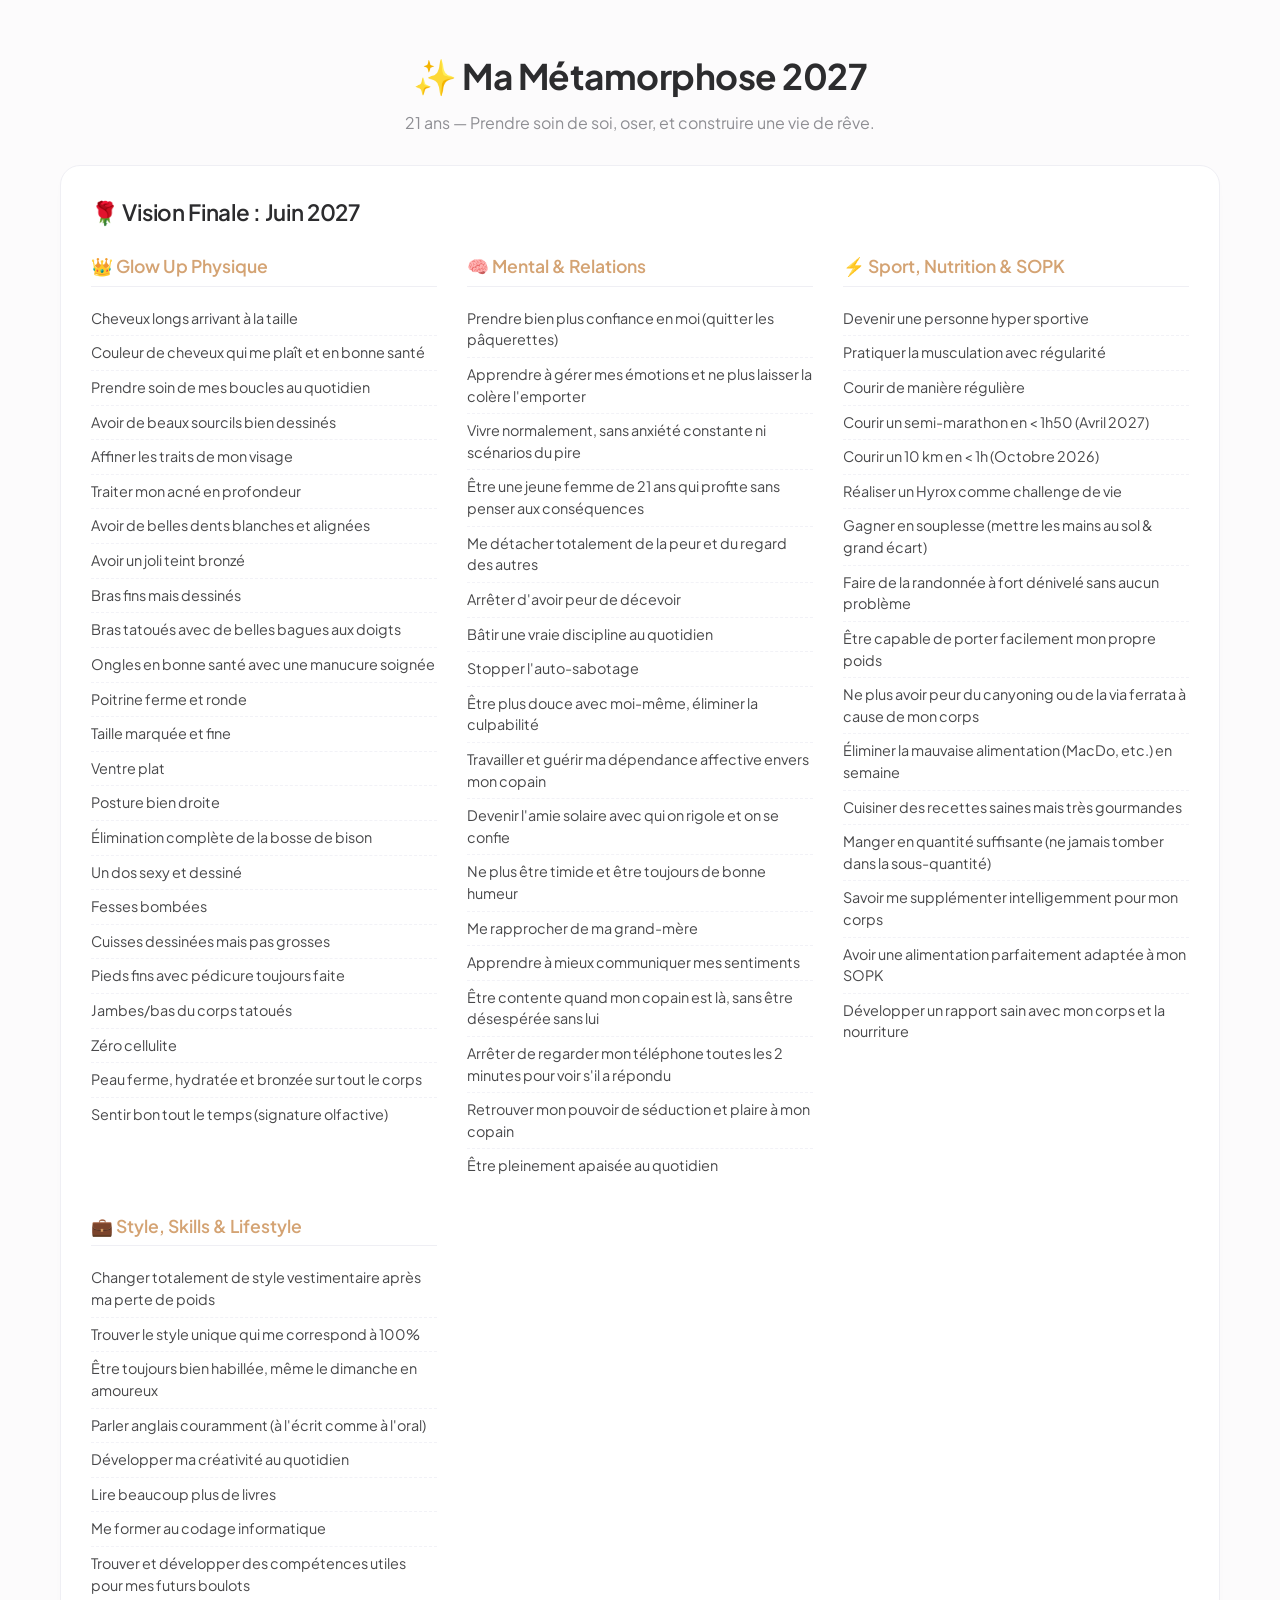
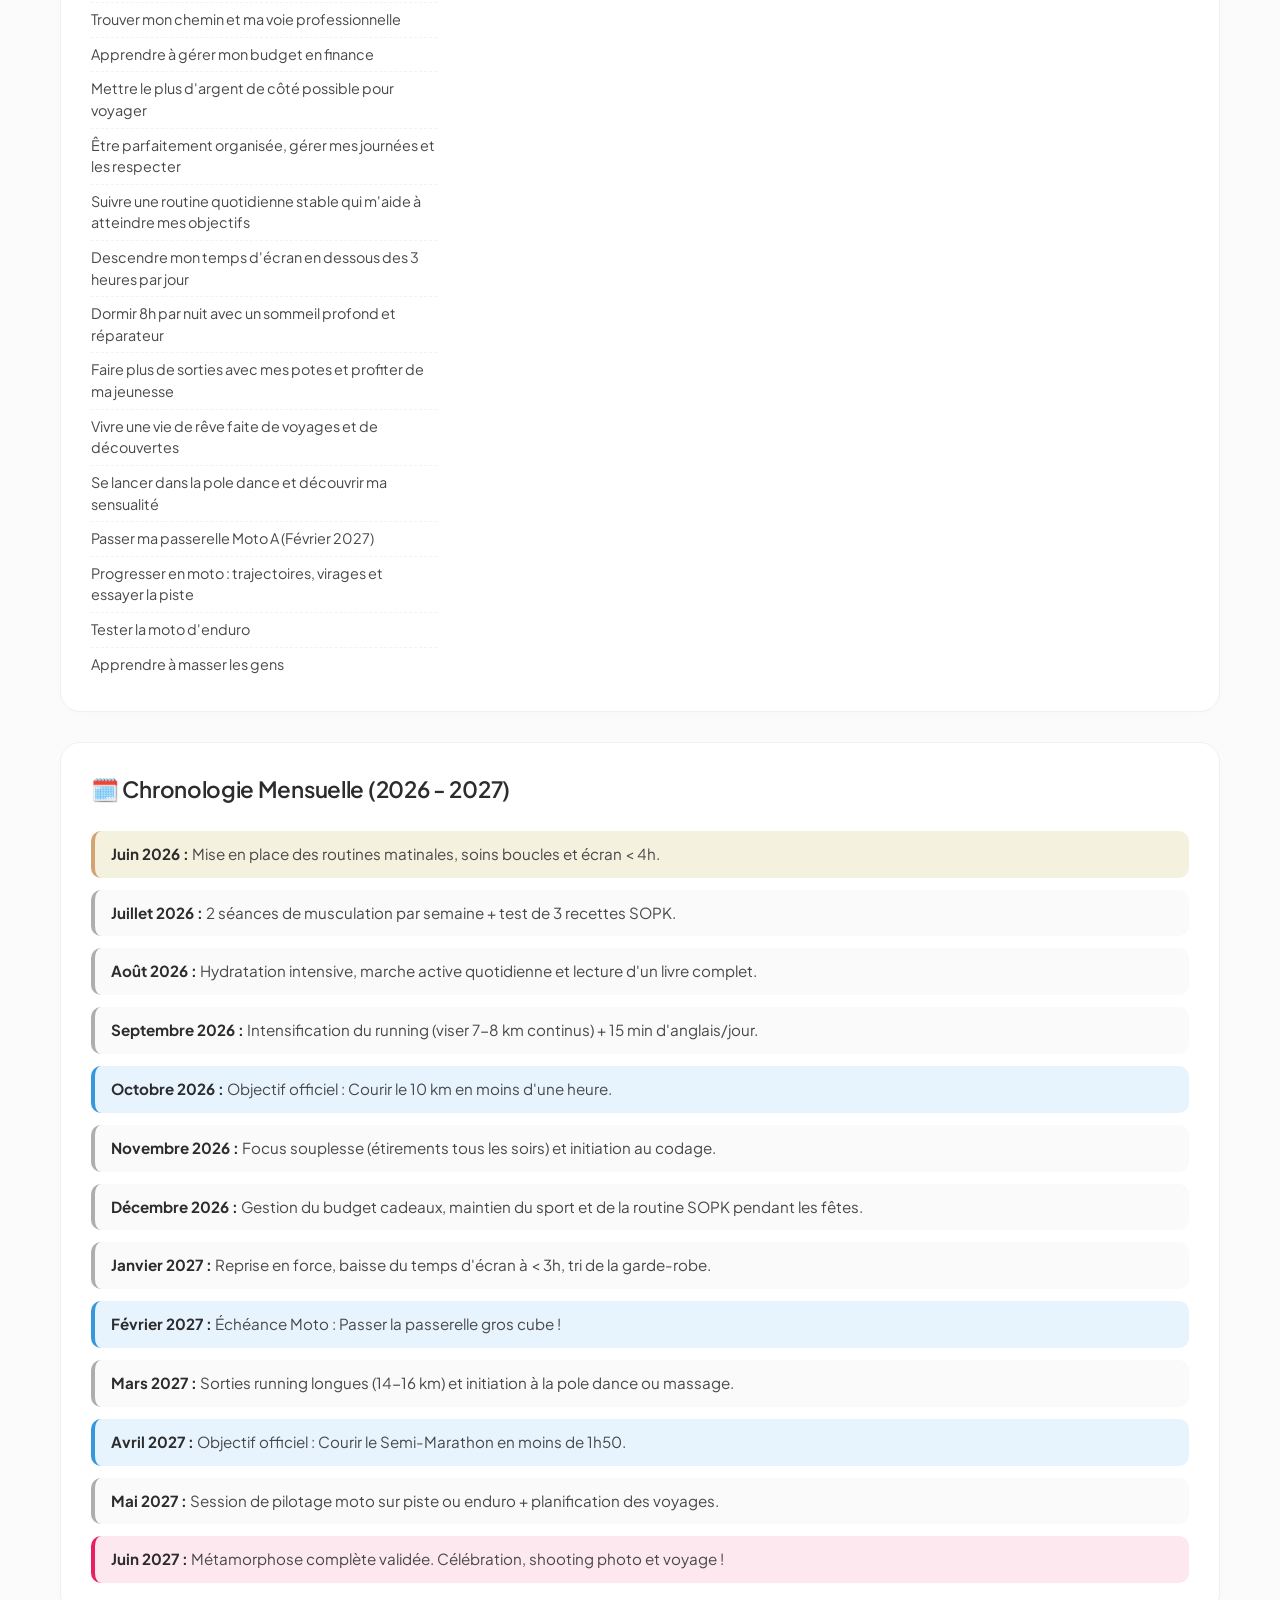
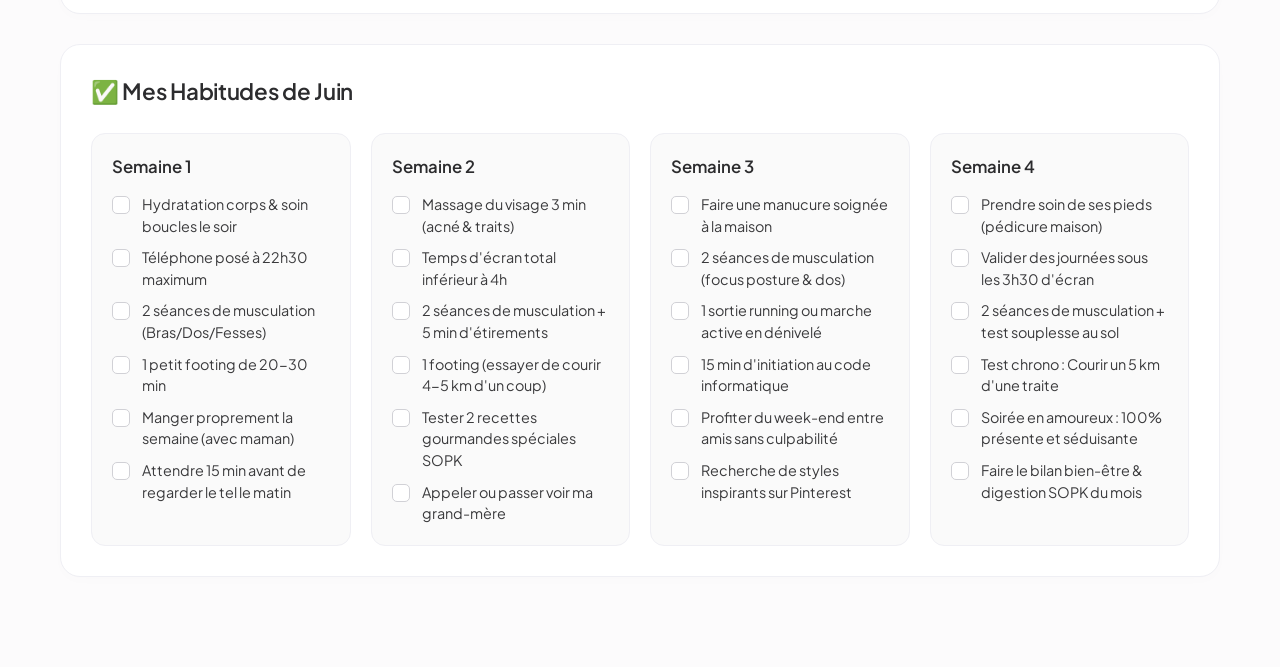
<file: index.html>
<!DOCTYPE html>
<html lang="fr">
<head>
    <meta charset="UTF-8">
    <meta name="viewport" content="width=device-width, initial-scale=1.0">
    <title>Mon Journal de Métamorphose</title>
    <link rel="stylesheet" href="style.css">
    <link href="https://fonts.googleapis.com/css2?family=Plus+Jakarta+Sans:wght@300;400;500;600;700&display=swap" rel="stylesheet">
</head>
<body>

    <header>
        <div class="header-container">
            <h1>✨ Ma Métamorphose 2027</h1>
            <p class="subtitle">21 ans — Prendre soin de soi, oser, et construire une vie de rêve.</p>
        </div>
    </header>

    <main class="container">
        
        <!-- SECTION 1 : LA VISION FINALE COMPLÈTE -->
        <section class="section-box">
            <h2 class="section-title">🌹 Vision Finale : Juin 2027</h2>
            
            <div class="vision-grid">
                <div class="vision-category">
                    <h3>👑 Glow Up Physique</h3>
                    <ul class="vision-list">
                        <li>Cheveux longs arrivant à la taille</li>
                        <li>Couleur de cheveux qui me plaît et en bonne santé</li>
                        <li>Prendre soin de mes boucles au quotidien</li>
                        <li>Avoir de beaux sourcils bien dessinés</li>
                        <li>Affiner les traits de mon visage</li>
                        <li>Traiter mon acné en profondeur</li>
                        <li>Avoir de belles dents blanches et alignées</li>
                        <li>Avoir un joli teint bronzé</li>
                        <li>Bras fins mais dessinés</li>
                        <li>Bras tatoués avec de belles bagues aux doigts</li>
                        <li>Ongles en bonne santé avec une manucure soignée</li>
                        <li>Poitrine ferme et ronde</li>
                        <li>Taille marquée et fine</li>
                        <li>Ventre plat</li>
                        <li>Posture bien droite</li>
                        <li>Élimination complète de la bosse de bison</li>
                        <li>Un dos sexy et dessiné</li>
                        <li>Fesses bombées</li>
                        <li>Cuisses dessinées mais pas grosses</li>
                        <li>Pieds fins avec pédicure toujours faite</li>
                        <li>Jambes/bas du corps tatoués</li>
                        <li>Zéro cellulite</li>
                        <li>Peau ferme, hydratée et bronzée sur tout le corps</li>
                        <li>Sentir bon tout le temps (signature olfactive)</li>
                    </ul>
                </div>

                <div class="vision-category">
                    <h3>🧠 Mental & Relations</h3>
                    <ul class="vision-list">
                        <li>Prendre bien plus confiance en moi (quitter les pâquerettes)</li>
                        <li>Apprendre à gérer mes émotions et ne plus laisser la colère l'emporter</li>
                        <li>Vivre normalement, sans anxiété constante ni scénarios du pire</li>
                        <li>Être une jeune femme de 21 ans qui profite sans penser aux conséquences</li>
                        <li>Me détacher totalement de la peur et du regard des autres</li>
                        <li>Arrêter d'avoir peur de décevoir</li>
                        <li>Bâtir une vraie discipline au quotidien</li>
                        <li>Stopper l'auto-sabotage</li>
                        <li>Être plus douce avec moi-même, éliminer la culpabilité</li>
                        <li>Travailler et guérir ma dépendance affective envers mon copain</li>
                        <li>Devenir l'amie solaire avec qui on rigole et on se confie</li>
                        <li>Ne plus être timide et être toujours de bonne humeur</li>
                        <li>Me rapprocher de ma grand-mère</li>
                        <li>Apprendre à mieux communiquer mes sentiments</li>
                        <li>Être contente quand mon copain est là, sans être désespérée sans lui</li>
                        <li>Arrêter de regarder mon téléphone toutes les 2 minutes pour voir s'il a répondu</li>
                        <li>Retrouver mon pouvoir de séduction et plaire à mon copain</li>
                        <li>Être pleinement apaisée au quotidien</li>
                    </ul>
                </div>

                <div class="vision-category">
                    <h3>⚡ Sport, Nutrition & SOPK</h3>
                    <ul class="vision-list">
                        <li>Devenir une personne hyper sportive</li>
                        <li>Pratiquer la musculation avec régularité</li>
                        <li>Courir de manière régulière</li>
                        <li>Courir un semi-marathon en < 1h50 (Avril 2027)</li>
                        <li>Courir un 10 km en < 1h (Octobre 2026)</li>
                        <li>Réaliser un Hyrox comme challenge de vie</li>
                        <li>Gagner en souplesse (mettre les mains au sol & grand écart)</li>
                        <li>Faire de la randonnée à fort dénivelé sans aucun problème</li>
                        <li>Être capable de porter facilement mon propre poids</li>
                        <li>Ne plus avoir peur du canyoning ou de la via ferrata à cause de mon corps</li>
                        <li>Éliminer la mauvaise alimentation (MacDo, etc.) en semaine</li>
                        <li>Cuisiner des recettes saines mais très gourmandes</li>
                        <li>Manger en quantité suffisante (ne jamais tomber dans la sous-quantité)</li>
                        <li>Savoir me supplémenter intelligemment pour mon corps</li>
                        <li>Avoir une alimentation parfaitement adaptée à mon SOPK</li>
                        <li>Développer un rapport sain avec mon corps et la nourriture</li>
                    </ul>
                </div>

                <div class="vision-category">
                    <h3>💼 Style, Skills & Lifestyle</h3>
                    <ul class="vision-list">
                        <li>Changer totalement de style vestimentaire après ma perte de poids</li>
                        <li>Trouver le style unique qui me correspond à 100%</li>
                        <li>Être toujours bien habillée, même le dimanche en amoureux</li>
                        <li>Parler anglais couramment (à l'écrit comme à l'oral)</li>
                        <li>Développer ma créativité au quotidien</li>
                        <li>Lire beaucoup plus de livres</li>
                        <li>Me former au codage informatique</li>
                        <li>Trouver et développer des compétences utiles pour mes futurs boulots</li>
                        <li>Trouver mon chemin et ma voie professionnelle</li>
                        <li>Apprendre à gérer mon budget en finance</li>
                        <li>Mettre le plus d'argent de côté possible pour voyager</li>
                        <li>Être parfaitement organisée, gérer mes journées et les respecter</li>
                        <li>Suivre une routine quotidienne stable qui m'aide à atteindre mes objectifs</li>
                        <li>Descendre mon temps d'écran en dessous des 3 heures par jour</li>
                        <li>Dormir 8h par nuit avec un sommeil profond et réparateur</li>
                        <li>Faire plus de sorties avec mes potes et profiter de ma jeunesse</li>
                        <li>Vivre une vie de rêve faite de voyages et de découvertes</li>
                        <li>Se lancer dans la pole dance et découvrir ma sensualité</li>
                        <li>Passer ma passerelle Moto A (Février 2027)</li>
                        <li>Progresser en moto : trajectoires, virages et essayer la piste</li>
                        <li>Tester la moto d'enduro</li>
                        <li>Apprendre à masser les gens</li>
                    </ul>
                </div>
            </div>
        </section>

        <!-- SECTION 2 : OBJECTIFS MENSUELS -->
        <section class="section-box">
            <h2 class="section-title">🗓️ Chronologie Mensuelle (2026 - 2027)</h2>
            <div class="months-timeline">
                <div class="month-item current"><strong>Juin 2026 :</strong> Mise en place des routines matinales, soins boucles et écran < 4h.</div>
                <div class="month-item"><strong>Juillet 2026 :</strong> 2 séances de musculation par semaine + test de 3 recettes SOPK.</div>
                <div class="month-item"><strong>Août 2026 :</strong> Hydratation intensive, marche active quotidienne et lecture d'un livre complet.</div>
                <div class="month-item"><strong>Septembre 2026 :</strong> Intensification du running (viser 7-8 km continus) + 15 min d'anglais/jour.</div>
                <div class="month-item target"><strong>Octobre 2026 :</strong> Objectif officiel : Courir le 10 km en moins d'une heure.</div>
                <div class="month-item"><strong>Novembre 2026 :</strong> Focus souplesse (étirements tous les soirs) et initiation au codage.</div>
                <div class="month-item"><strong>Décembre 2026 :</strong> Gestion du budget cadeaux, maintien du sport et de la routine SOPK pendant les fêtes.</div>
                <div class="month-item"><strong>Janvier 2027 :</strong> Reprise en force, baisse du temps d'écran à < 3h, tri de la garde-robe.</div>
                <div class="month-item target"><strong>Février 2027 :</strong> Échéance Moto : Passer la passerelle gros cube !</div>
                <div class="month-item"><strong>Mars 2027 :</strong> Sorties running longues (14-16 km) et initiation à la pole dance ou massage.</div>
                <div class="month-item target"><strong>Avril 2027 :</strong> Objectif officiel : Courir le Semi-Marathon en moins de 1h50.</div>
                <div class="month-item"><strong>Mai 2027 :</strong> Session de pilotage moto sur piste ou enduro + planification des voyages.</div>
                <div class="month-item final"><strong>Juin 2027 :</strong> Métamorphose complète validée. Célébration, shooting photo et voyage !</div>
            </div>
        </section>

        <!-- SECTION 3 : SUIVI DES HABITUDES SEMAINE PAR SEMAINE -->
        <section class="section-box">
            <h2 class="section-title">✅ Mes Habitudes de Juin</h2>
            
            <div class="weeks-grid">
                <!-- SEMAINE 1 -->
                <div class="week-card">
                    <div class="week-title">Semaine 1</div>
                    <div class="habit-list">
                        <label class="habit-checkbox"><input type="checkbox"><span>Hydratation corps & soin boucles le soir</span></label>
                        <label class="habit-checkbox"><input type="checkbox"><span>Téléphone posé à 22h30 maximum</span></label>
                        <label class="habit-checkbox"><input type="checkbox"><span>2 séances de musculation (Bras/Dos/Fesses)</span></label>
                        <label class="habit-checkbox"><input type="checkbox"><span>1 petit footing de 20-30 min</span></label>
                        <label class="habit-checkbox"><input type="checkbox"><span>Manger proprement la semaine (avec maman)</span></label>
                        <label class="habit-checkbox"><input type="checkbox"><span>Attendre 15 min avant de regarder le tel le matin</span></label>
                    </div>
                </div>

                <!-- SEMAINE 2 -->
                <div class="week-card">
                    <div class="week-title">Semaine 2</div>
                    <div class="habit-list">
                        <label class="habit-checkbox"><input type="checkbox"><span>Massage du visage 3 min (acné & traits)</span></label>
                        <label class="habit-checkbox"><input type="checkbox"><span>Temps d'écran total inférieur à 4h</span></label>
                        <label class="habit-checkbox"><input type="checkbox"><span>2 séances de musculation + 5 min d'étirements</span></label>
                        <label class="habit-checkbox"><input type="checkbox"><span>1 footing (essayer de courir 4-5 km d'un coup)</span></label>
                        <label class="habit-checkbox"><input type="checkbox"><span>Tester 2 recettes gourmandes spéciales SOPK</span></label>
                        <label class="habit-checkbox"><input type="checkbox"><span>Appeler ou passer voir ma grand-mère</span></label>
                    </div>
                </div>

                <!-- SEMAINE 3 -->
                <div class="week-card">
                    <div class="week-title">Semaine 3</div>
                    <div class="habit-list">
                        <label class="habit-checkbox"><input type="checkbox"><span>Faire une manucure soignée à la maison</span></label>
                        <label class="habit-checkbox"><input type="checkbox"><span>2 séances de musculation (focus posture & dos)</span></label>
                        <label class="habit-checkbox"><input type="checkbox"><span>1 sortie running ou marche active en dénivelé</span></label>
                        <label class="habit-checkbox"><input type="checkbox"><span>15 min d'initiation au code informatique</span></label>
                        <label class="habit-checkbox"><input type="checkbox"><span>Profiter du week-end entre amis sans culpabilité</span></label>
                        <label class="habit-checkbox"><input type="checkbox"><span>Recherche de styles inspirants sur Pinterest</span></label>
                    </div>
                </div>

                <!-- SEMAINE 4 -->
                <div class="week-card">
                    <div class="week-title">Semaine 4</div>
                    <div class="habit-list">
                        <label class="habit-checkbox"><input type="checkbox"><span>Prendre soin de ses pieds (pédicure maison)</span></label>
                        <label class="habit-checkbox"><input type="checkbox"><span>Valider des journées sous les 3h30 d'écran</span></label>
                        <label class="habit-checkbox"><input type="checkbox"><span>2 séances de musculation + test souplesse au sol</span></label>
                        <label class="habit-checkbox"><input type="checkbox"><span>Test chrono : Courir un 5 km d'une traite</span></label>
                        <label class="habit-checkbox"><input type="checkbox"><span>Soirée en amoureux : 100% présente et séduisante</span></label>
                        <label class="habit-checkbox"><input type="checkbox"><span>Faire le bilan bien-être & digestion SOPK du mois</span></label>
                    </div>
                </div>
            </div>
        </section>

    </main>

    <script src="script.js"></script>
</body>
</html>
</file>
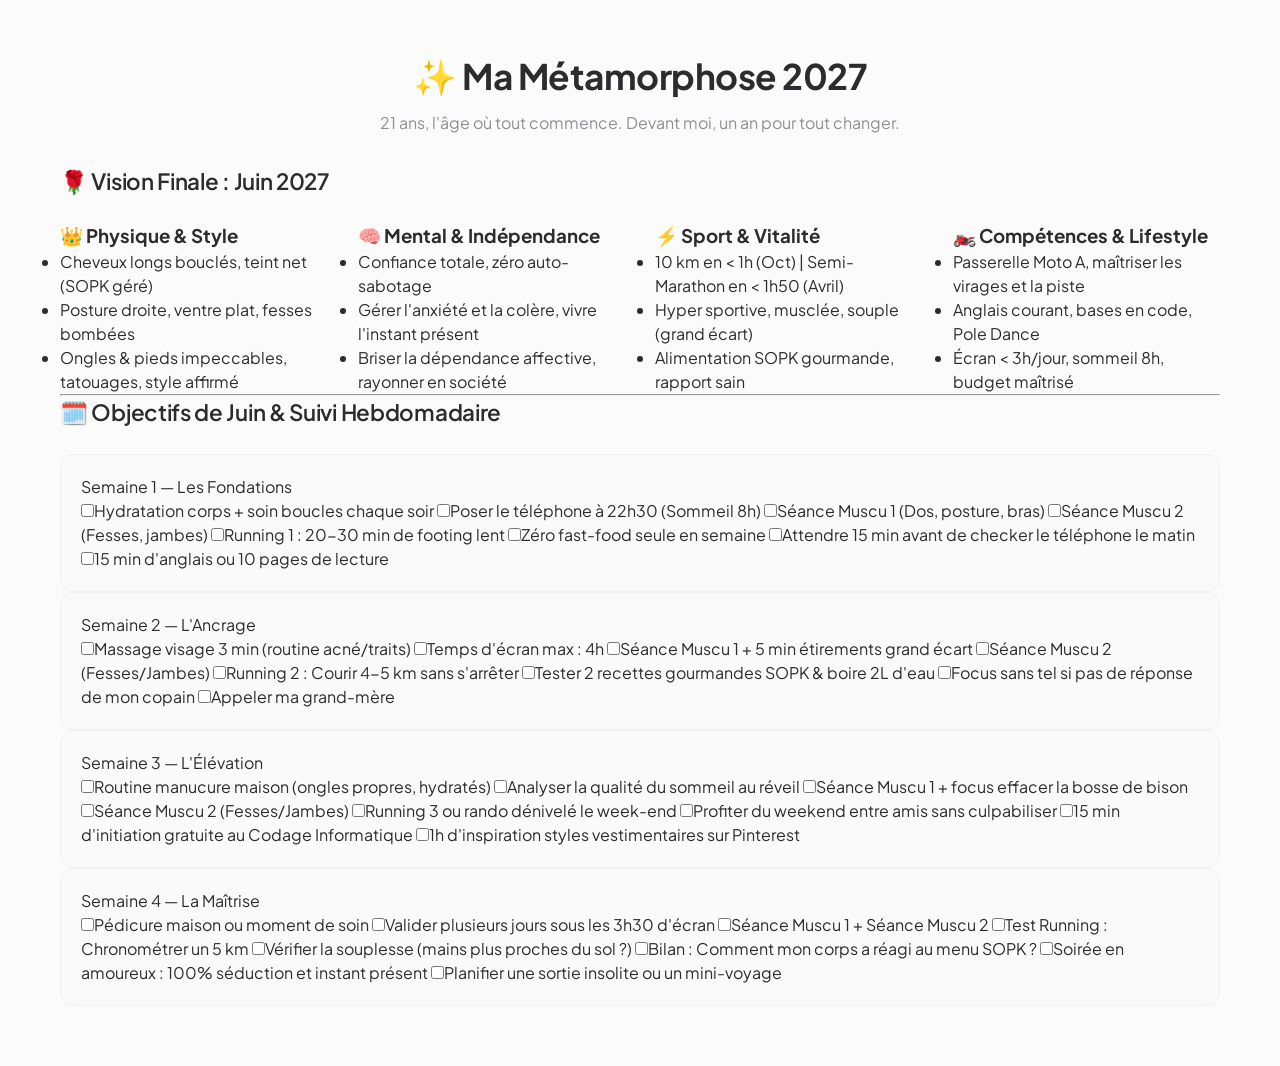
<file: gemini-code-1780479898415.html>
<!DOCTYPE html>
<html lang="fr">
<head>
    <meta charset="UTF-8">
    <meta name="viewport" content="width=device-width, initial-scale=1.0">
    <title>Mon Glow Up 2027</title>
    <link rel="stylesheet" href="style.css">
    <link href="https://fonts.googleapis.com/css2?family=Plus+Jakarta+Sans:wght@300;400;600;700&display=swap" rel="stylesheet">
</head>
<body>

    <header>
        <div class="header-container">
            <h1>✨ Ma Métamorphose 2027</h1>
            <p class="subtitle">21 ans, l'âge où tout commence. Devant moi, un an pour tout changer.</p>
        </div>
    </header>

    <main class="container">
        
        <!-- SECTION VISION GLOBALE -->
        <section class="vision-section">
            <h2 class="section-title">🌹 Vision Finale : Juin 2027</h2>
            <div class="vision-grid">
                <div class="vision-card">
                    <h3>👑 Physique & Style</h3>
                    <ul>
                        <li>Cheveux longs bouclés, teint net (SOPK géré)</li>
                        <li>Posture droite, ventre plat, fesses bombées</li>
                        <li>Ongles & pieds impeccables, tatouages, style affirmé</li>
                    </ul>
                </div>
                <div class="vision-card">
                    <h3>🧠 Mental & Indépendance</h3>
                    <ul>
                        <li>Confiance totale, zéro auto-sabotage</li>
                        <li>Gérer l'anxiété et la colère, vivre l'instant présent</li>
                        <li>Briser la dépendance affective, rayonner en société</li>
                    </ul>
                </div>
                <div class="vision-card">
                    <h3>⚡ Sport & Vitalité</h3>
                    <ul>
                        <li>10 km en < 1h (Oct) | Semi-Marathon en < 1h50 (Avril)</li>
                        <li>Hyper sportive, musclée, souple (grand écart)</li>
                        <li>Alimentation SOPK gourmande, rapport sain</li>
                    </ul>
                </div>
                <div class="vision-card">
                    <h3>🏍️ Compétences & Lifestyle</h3>
                    <ul>
                        <li>Passerelle Moto A, maîtriser les virages et la piste</li>
                        <li>Anglais courant, bases en code, Pole Dance</li>
                        <li>Écran < 3h/jour, sommeil 8h, budget maîtrisé</li>
                    </ul>
                </div>
            </div>
        </section>

        <hr class="separator">

        <!-- SECTION PLAN MENSUEL / HEBDOMADAIRE -->
        <section class="tracker-section">
            <h2 class="section-title">🗓️ Objectifs de Juin & Suivi Hebdomadaire</h2>
            
            <div class="weeks-container">
                <!-- SEMAINE 1 -->
                <div class="week-card">
                    <div class="week-header">Semaine 1 — Les Fondations</div>
                    <div class="task-list">
                        <label class="task-item"><input type="checkbox"><span>Hydratation corps + soin boucles chaque soir</span></label>
                        <label class="task-item"><input type="checkbox"><span>Poser le téléphone à 22h30 (Sommeil 8h)</span></label>
                        <label class="task-item"><input type="checkbox"><span>Séance Muscu 1 (Dos, posture, bras)</span></label>
                        <label class="task-item"><input type="checkbox"><span>Séance Muscu 2 (Fesses, jambes)</span></label>
                        <label class="task-item"><input type="checkbox"><span>Running 1 : 20-30 min de footing lent</span></label>
                        <label class="task-item"><input type="checkbox"><span>Zéro fast-food seule en semaine</span></label>
                        <label class="task-item"><input type="checkbox"><span>Attendre 15 min avant de checker le téléphone le matin</span></label>
                        <label class="task-item"><input type="checkbox"><span>15 min d'anglais ou 10 pages de lecture</span></label>
                    </div>
                </div>

                <!-- SEMAINE 2 -->
                <div class="week-card">
                    <div class="week-header">Semaine 2 — L'Ancrage</div>
                    <div class="task-list">
                        <label class="task-item"><input type="checkbox"><span>Massage visage 3 min (routine acné/traits)</span></label>
                        <label class="task-item"><input type="checkbox"><span>Temps d'écran max : 4h</span></label>
                        <label class="task-item"><input type="checkbox"><span>Séance Muscu 1 + 5 min étirements grand écart</span></label>
                        <label class="task-item"><input type="checkbox"><span>Séance Muscu 2 (Fesses/Jambes)</span></label>
                        <label class="task-item"><input type="checkbox"><span>Running 2 : Courir 4-5 km sans s'arrêter</span></label>
                        <label class="task-item"><input type="checkbox"><span>Tester 2 recettes gourmandes SOPK & boire 2L d'eau</span></label>
                        <label class="task-item"><input type="checkbox"><span>Focus sans tel si pas de réponse de mon copain</span></label>
                        <label class="task-item"><input type="checkbox"><span>Appeler ma grand-mère</span></label>
                    </div>
                </div>

                <!-- SEMAINE 3 -->
                <div class="week-card">
                    <div class="week-header">Semaine 3 — L'Élévation</div>
                    <div class="task-list">
                        <label class="task-item"><input type="checkbox"><span>Routine manucure maison (ongles propres, hydratés)</span></label>
                        <label class="task-item"><input type="checkbox"><span>Analyser la qualité du sommeil au réveil</span></label>
                        <label class="task-item"><input type="checkbox"><span>Séance Muscu 1 + focus effacer la bosse de bison</span></label>
                        <label class="task-item"><input type="checkbox"><span>Séance Muscu 2 (Fesses/Jambes)</span></label>
                        <label class="task-item"><input type="checkbox"><span>Running 3 ou rando dénivelé le week-end</span></label>
                        <label class="task-item"><input type="checkbox"><span>Profiter du weekend entre amis sans culpabiliser</span></label>
                        <label class="task-item"><input type="checkbox"><span>15 min d'initiation gratuite au Codage Informatique</span></label>
                        <label class="task-item"><input type="checkbox"><span>1h d'inspiration styles vestimentaires sur Pinterest</span></label>
                    </div>
                </div>

                <!-- SEMAINE 4 -->
                <div class="week-card">
                    <div class="week-header">Semaine 4 — La Maîtrise</div>
                    <div class="task-list">
                        <label class="task-item"><input type="checkbox"><span>Pédicure maison ou moment de soin</span></label>
                        <label class="task-item"><input type="checkbox"><span>Valider plusieurs jours sous les 3h30 d'écran</span></label>
                        <label class="task-item"><input type="checkbox"><span>Séance Muscu 1 + Séance Muscu 2</span></label>
                        <label class="task-item"><input type="checkbox"><span>Test Running : Chronométrer un 5 km</span></label>
                        <label class="task-item"><input type="checkbox"><span>Vérifier la souplesse (mains plus proches du sol ?)</span></label>
                        <label class="task-item"><input type="checkbox"><span>Bilan : Comment mon corps a réagi au menu SOPK ?</span></label>
                        <label class="task-item"><input type="checkbox"><span>Soirée en amoureux : 100% séduction et instant présent</span></label>
                        <label class="task-item"><input type="checkbox"><span>Planifier une sortie insolite ou un mini-voyage</span></label>
                    </div>
                </div>
            </div>
        </section>
    </main>

    <script src="script.js"></script>
</body>
</html>
</file>
<file: style.css>
:root {
    --bg-color: #fcfbfc;
    --card-bg: #ffffff;
    --text-main: #2c2c2e;
    --text-muted: #8e8e93;
    --accent: #d4a373;
    --accent-light: #f4f1de;
    --border-color: #efeff4;
    --success-pastel: #e8f5e9;
    --success-text: #2e7d32;
}

* {
    box-sizing: border-box;
    margin: 0;
    padding: 0;
}

body {
    background-color: var(--bg-color);
    color: var(--text-main);
    font-family: 'Plus Jakarta Sans', sans-serif;
    line-height: 1.5;
    padding-bottom: 60px;
}

header {
    padding: 50px 20px 30px 20px;
    text-align: center;
}

header h1 {
    font-size: 2.2rem;
    font-weight: 700;
    letter-spacing: -0.5px;
    color: var(--text-main);
    margin-bottom: 8px;
}

.subtitle {
    color: var(--text-muted);
    font-size: 1rem;
    font-weight: 400;
}

.container {
    max-width: 1200px;
    margin: 0 auto;
    padding: 0 20px;
}

.section-box {
    background: var(--card-bg);
    border: 1px solid var(--border-color);
    border-radius: 20px;
    padding: 30px;
    margin-bottom: 30px;
    box-shadow: 0 4px 12px rgba(0, 0, 0, 0.01);
}

.section-title {
    font-size: 1.4rem;
    font-weight: 600;
    margin-bottom: 24px;
    color: var(--text-main);
    letter-spacing: -0.3px;
}

/* GRILLE VISION COMPLETE LIGNE PAR LIGNE */
.vision-grid {
    display: grid;
    grid-template-columns: repeat(auto-fit, minmax(260px, 1fr));
    gap: 30px;
}

.vision-category h3 {
    font-size: 1.1rem;
    font-weight: 600;
    color: var(--accent);
    margin-bottom: 15px;
    padding-bottom: 6px;
    border-bottom: 1px solid var(--border-color);
}

.vision-list {
    list-style: none;
}

.vision-list li {
    font-size: 0.9rem;
    padding: 6px 0;
    color: #48484a;
    border-bottom: 1px dashed #f2f2f7;
}

.vision-list li:last-child {
    border-bottom: none;
}

/* CHRONOLOGIE MENSUELLE SIMPLE */
.months-timeline {
    display: flex;
    flex-direction: column;
    gap: 12px;
}

.month-item {
    font-size: 0.95rem;
    padding: 12px 16px;
    background-color: #fafafa;
    border-radius: 10px;
    border-left: 4px solid #aeaeae;
    color: #48484a;
}

.month-item strong {
    color: var(--text-main);
}

.month-item.current {
    border-left-color: var(--accent);
    background-color: var(--accent-light);
}

.month-item.target {
    border-left-color: #3498db;
    background-color: #e8f4fd;
}

.month-item.final {
    border-left-color: #e91e63;
    background-color: #fde8ef;
}

/* HABITUDES SEMAINE PAR SEMAINE */
.weeks-grid {
    display: grid;
    grid-template-columns: repeat(auto-fit, minmax(240px, 1fr));
    gap: 20px;
}

.week-card {
    background: #fafafa;
    border: 1px solid var(--border-color);
    border-radius: 14px;
    padding: 20px;
}

.week-title {
    font-weight: 600;
    font-size: 1.05rem;
    margin-bottom: 15px;
    color: var(--text-main);
}

.habit-list {
    display: flex;
    flex-direction: column;
    gap: 10px;
}

.habit-checkbox {
    display: flex;
    align-items: flex-start;
    cursor: pointer;
    font-size: 0.9rem;
    color: #3a3a3c;
    user-select: none;
}

.habit-checkbox input[type="checkbox"] {
    appearance: none;
    -webkit-appearance: none;
    width: 18px;
    height: 18px;
    border: 1.5px solid #d1d1d6;
    border-radius: 5px;
    margin-right: 12px;
    margin-top: 2px;
    display: flex;
    align-items: center;
    justify-content: center;
    cursor: pointer;
    background: #fff;
    transition: all 0.15s ease;
    flex-shrink: 0;
}

.habit-checkbox input[type="checkbox"]:checked {
    background-color: var(--success-pastel);
    border-color: var(--success-text);
}

.habit-checkbox input[type="checkbox"]:checked::after {
    content: "✓";
    color: var(--success-text);
    font-size: 11px;
    font-weight: bold;
}

.habit-checkbox input[type="checkbox"]:checked + span {
    text-decoration: line-through;
    color: var(--text-muted);
}

@media (max-width: 768px) {
    .vision-grid { grid-template-columns: 1fr; }
    .section-box { padding: 20px; }
}
</file>
